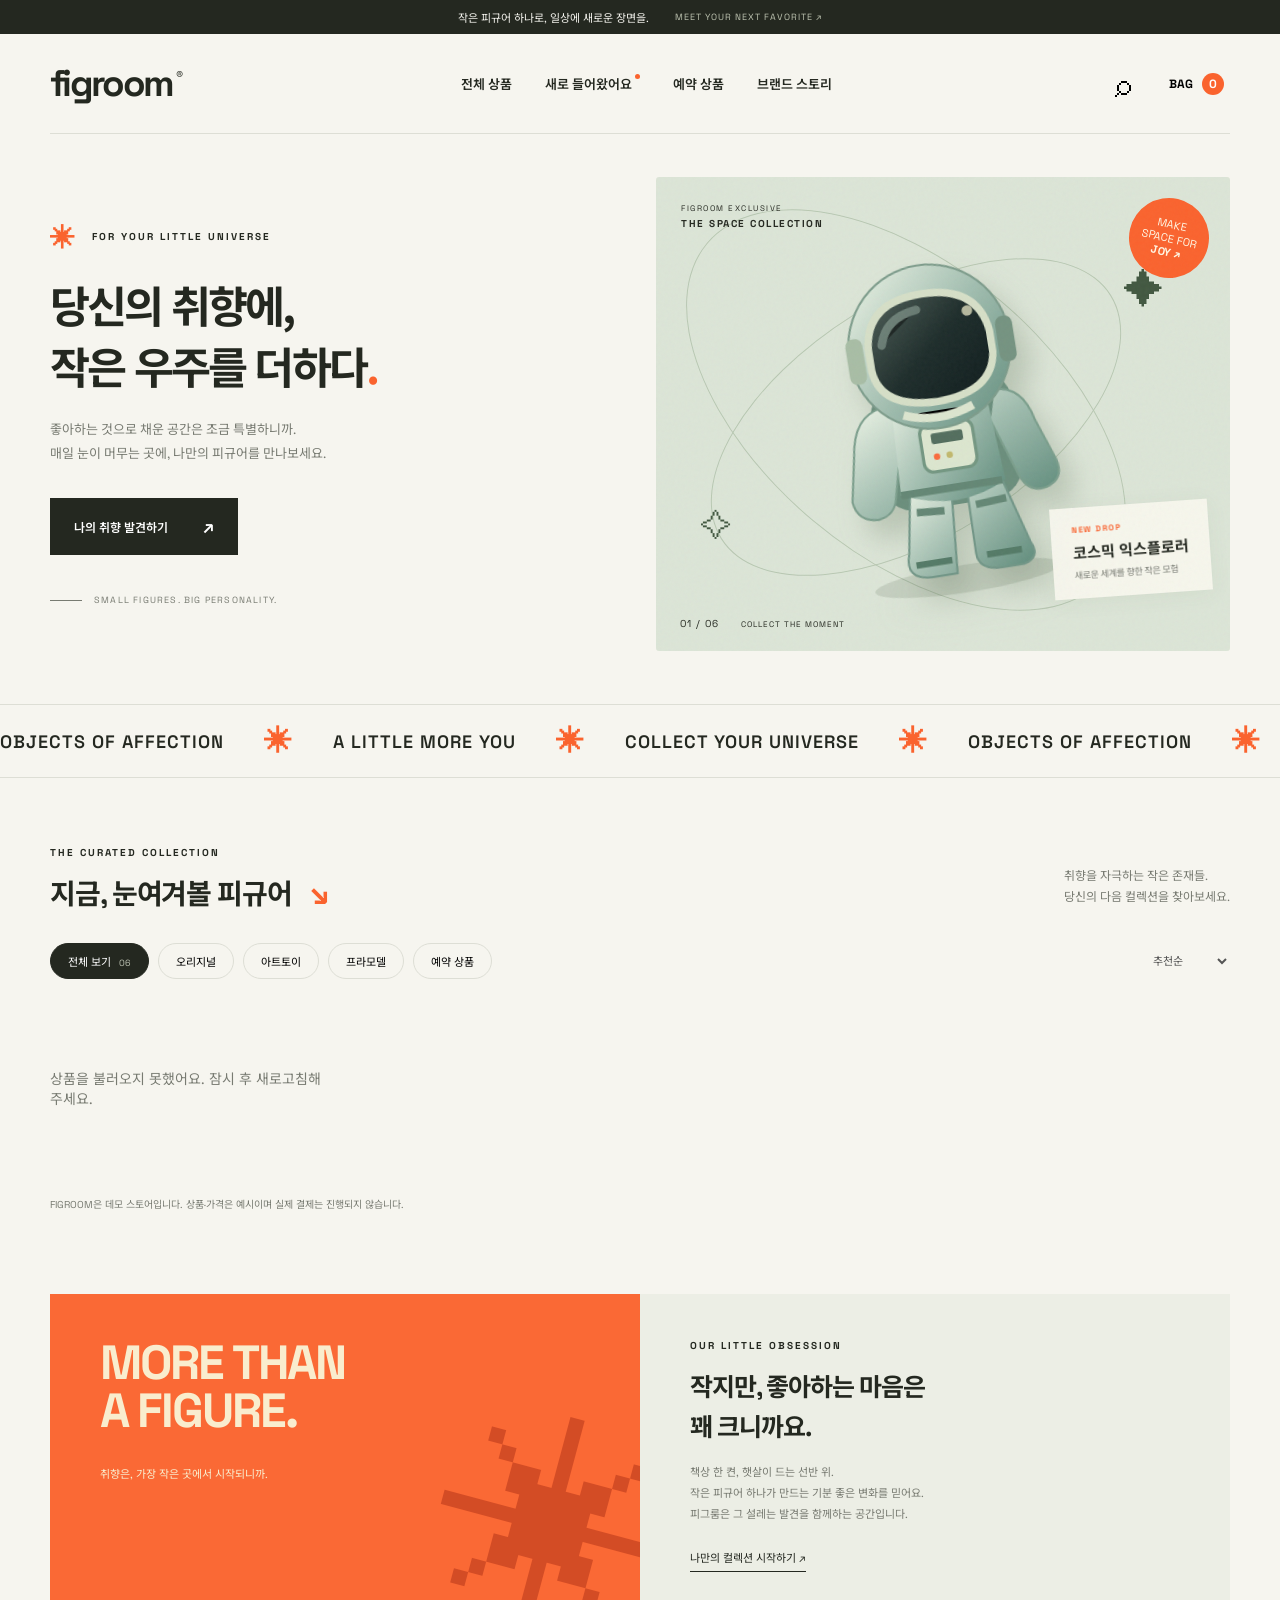
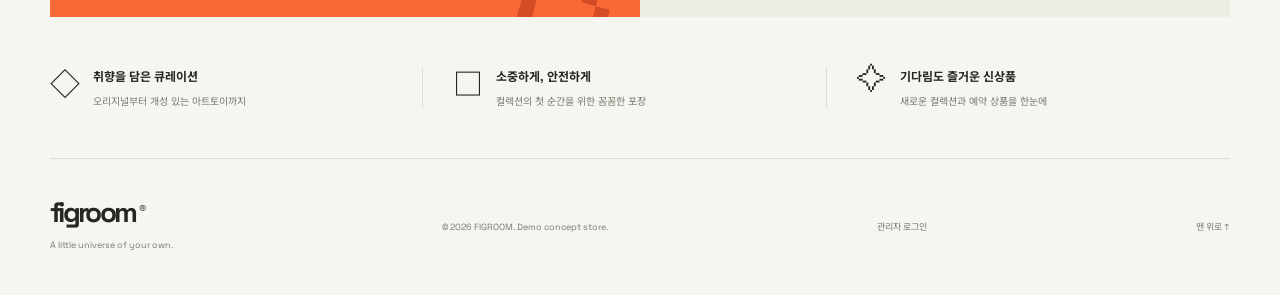
<file: browser/static/index.html>
<!doctype html>
<html lang="ko">
<head>
  <meta charset="UTF-8"><meta name="viewport" content="width=device-width, initial-scale=1">
  <meta name="theme-color" content="#f6f5ef"><meta name="description" content="취향이 모이는 작은 우주, FIGROOM. 오리지널 피규어와 아트토이를 발견하세요.">
  <title>FIGROOM — 취향이 모이는 작은 우주</title>
  <link rel="stylesheet" href="style.css"><script src="supabase-client.js" defer></script><script src="app.js" defer></script>
</head>
<body>
  <div class="announcement">작은 피규어 하나로, 일상에 새로운 장면을. <span>MEET YOUR NEXT FAVORITE ↗</span></div>
  <header class="header wrap">
    <a class="logo" href="#" aria-label="피그룸 홈">figroom<span>®</span></a>
    <nav aria-label="메인 메뉴"><a href="#collection">전체 상품</a><a href="#collection" data-nav="new">새로 들어왔어요 <i></i></a><a href="#collection" data-nav="preorder">예약 상품</a><a href="#story">브랜드 스토리</a></nav>
    <div class="header-actions"><button class="icon-button" id="search-toggle" aria-label="상품 검색">⌕</button><button class="bag-button" id="cart-open" aria-label="장바구니 열기">BAG <span id="cart-count">0</span></button></div>
  </header>
  <main>
    <section class="hero wrap">
      <div class="hero-copy"><div class="eyebrow"><span class="little-star">✳</span> FOR YOUR LITTLE UNIVERSE</div><h1>당신의 취향에,<br>작은 우주를 더하다<span>.</span></h1><p>좋아하는 것으로 채운 공간은 조금 특별하니까.<br>매일 눈이 머무는 곳에, 나만의 피규어를 만나보세요.</p><a class="button dark" href="#collection">나의 취향 발견하기 <span>↗</span></a><div class="hero-foot"><span class="line"></span> SMALL FIGURES. BIG PERSONALITY.</div></div>
      <div class="hero-art"><span class="orbit orbit-one"></span><span class="orbit orbit-two"></span><div class="art-label">FIGROOM EXCLUSIVE<br><b>THE SPACE COLLECTION</b></div><span class="floating-star star-one">✦</span><span class="floating-star star-two">✧</span><div id="hero-figure" class="hero-figure" role="img" aria-label="민트색 우주복을 입은 코스믹 익스플로러 피규어"></div><div class="edition">01 / 06 <span>COLLECT THE MOMENT</span></div><div class="hero-tag"><span>NEW DROP</span><b>코스믹 익스플로러</b><small>새로운 세계를 향한 작은 모험</small></div><div class="round-label">MAKE<br>SPACE FOR<br><b>JOY ↗</b></div></div>
    </section>
    <div class="ticker" aria-hidden="true"><div>OBJECTS OF AFFECTION <span>✳</span> A LITTLE MORE YOU <span>✳</span> COLLECT YOUR UNIVERSE <span>✳</span> OBJECTS OF AFFECTION <span>✳</span> A LITTLE MORE YOU <span>✳</span></div></div>
    <section class="collection wrap" id="collection"><div class="section-top"><div><div class="eyebrow">THE CURATED COLLECTION</div><h2>지금, 눈여겨볼 피규어<span>↘</span></h2></div><p>취향을 자극하는 작은 존재들.<br>당신의 다음 컬렉션을 찾아보세요.</p></div><div class="collection-controls"><div class="filters" role="group" aria-label="상품 카테고리"><button class="active" data-filter="전체">전체 보기 <span>06</span></button><button data-filter="오리지널">오리지널</button><button data-filter="아트토이">아트토이</button><button data-filter="프라모델">프라모델</button><button data-filter="예약">예약 상품</button></div><label class="sort-label"><span class="sr-only">상품 정렬</span><select id="sort"><option value="featured">추천순</option><option value="low">낮은 가격순</option><option value="high">높은 가격순</option></select></label></div><div id="search-panel" hidden><label for="search">어떤 피규어를 찾으세요?</label><input type="search" id="search" placeholder="상품명 또는 시리즈 검색" autocomplete="off"></div><div class="product-grid" id="products" aria-live="polite"><p>컬렉션을 불러오고 있습니다.</p></div><p class="demo-note">FIGROOM은 데모 스토어입니다. 상품·가격은 예시이며 실제 결제는 진행되지 않습니다.</p></section>
    <section class="story wrap" id="story"><div class="story-art"><span>✳</span><b>MORE THAN<br>A FIGURE.</b><small>취향은, 가장 작은 곳에서 시작되니까.</small></div><div class="story-copy"><div class="eyebrow">OUR LITTLE OBSESSION</div><h2>작지만, 좋아하는 마음은<br>꽤 크니까요.</h2><p>책상 한 켠, 햇살이 드는 선반 위.<br>작은 피규어 하나가 만드는 기분 좋은 변화를 믿어요.<br>피그룸은 그 설레는 발견을 함께하는 공간입니다.</p><a href="#collection">나만의 컬렉션 시작하기 ↗</a></div></section>
    <section class="benefits wrap"><div><span>◇</span><b>취향을 담은 큐레이션</b><p>오리지널부터 개성 있는 아트토이까지</p></div><div><span>□</span><b>소중하게, 안전하게</b><p>컬렉션의 첫 순간을 위한 꼼꼼한 포장</p></div><div><span>✧</span><b>기다림도 즐거운 신상품</b><p>새로운 컬렉션과 예약 상품을 한눈에</p></div></section>
  </main>
  <footer class="wrap"><div><a class="logo" href="#">figroom<span>®</span></a><p>A little universe of your own.</p></div><span>© 2026 FIGROOM. Demo concept store.</span><a href="admin.html">관리자 로그인</a><a href="#">맨 위로 ↑</a></footer>
  <dialog id="product-dialog" aria-labelledby="detail-title"><button class="close" data-close aria-label="닫기">×</button><div id="product-detail"></div></dialog>
  <dialog id="cart-dialog" aria-labelledby="cart-title"><button class="close" data-close aria-label="닫기">×</button><h2 id="cart-title">나의 장바구니</h2><div id="cart-items"></div><div class="cart-total">합계 <b id="cart-total"></b></div><p class="demo-note">데모 스토어로 실제 주문·결제는 지원하지 않습니다.</p><button class="button dark" data-close>계속 둘러보기 ↗</button></dialog>
  <div id="toast" role="status"></div>
</body>
</html>
</file>
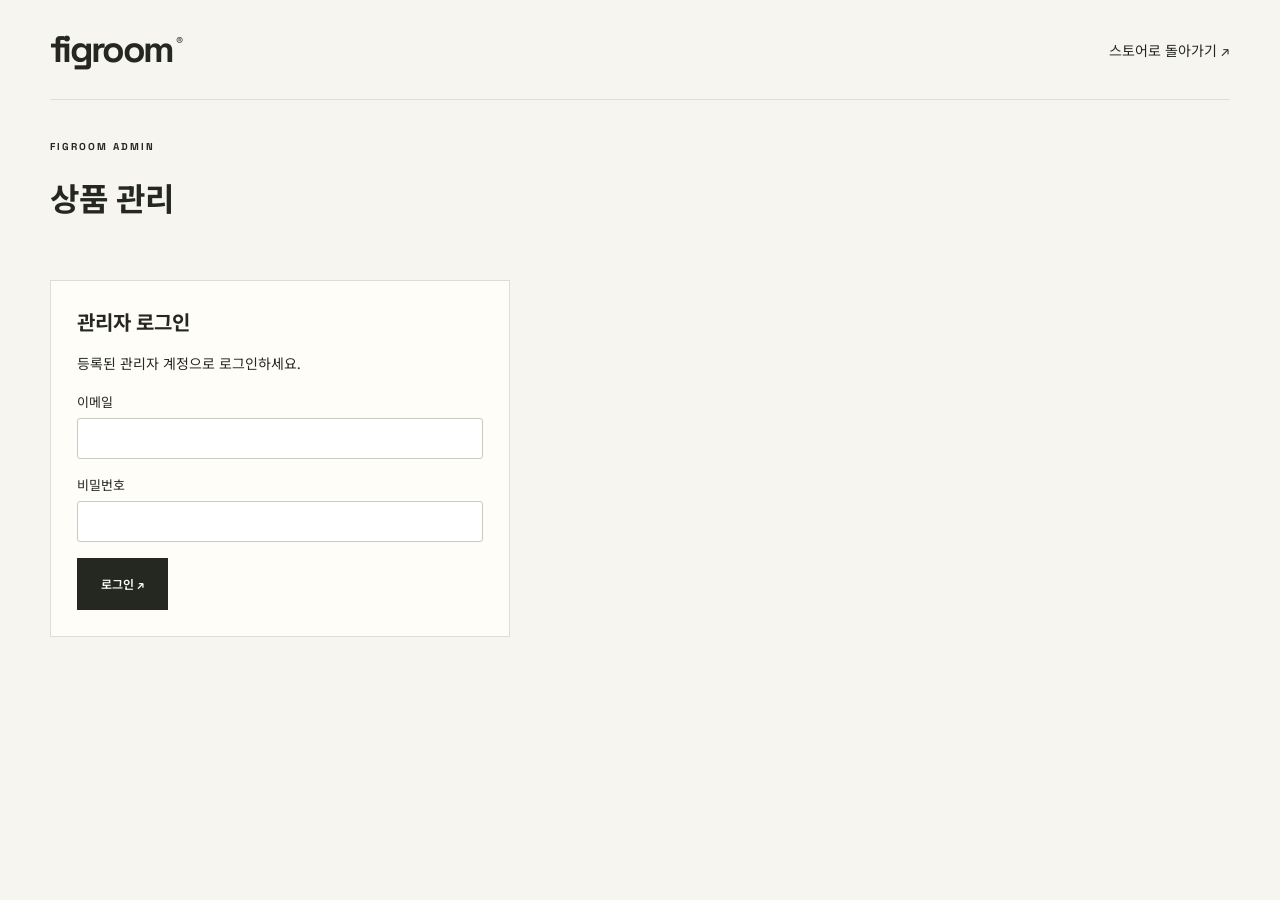
<file: browser/static/admin.html>
<!doctype html>
<html lang="ko">
<head>
  <meta charset="utf-8"><meta name="viewport" content="width=device-width,initial-scale=1">
  <meta name="robots" content="noindex,nofollow">
  <title>상품 관리 · FIGROOM</title>
  <link rel="stylesheet" href="style.css"><link rel="stylesheet" href="admin.css">
  <script src="supabase-client.js" defer></script><script src="admin.js" defer></script>
</head>
<body>
  <header class="header wrap"><a class="logo" href="index.html">figroom<span>®</span></a><a href="index.html">스토어로 돌아가기 ↗</a></header>
  <main class="wrap admin-main">
    <div class="eyebrow">FIGROOM ADMIN</div><h1>상품 관리</h1>
    <p id="message" role="status" aria-live="polite"></p>
    <section id="login-panel" class="admin-panel">
      <h2>관리자 로그인</h2><p>등록된 관리자 계정으로 로그인하세요.</p>
      <form id="login-form">
        <label>이메일<input id="email" type="email" autocomplete="username" required></label>
        <label>비밀번호<input id="password" type="password" autocomplete="current-password" required></label>
        <button class="button dark" type="submit">로그인 ↗</button>
      </form>
    </section>
    <section id="admin-panel" hidden>
      <div class="admin-toolbar"><span id="product-count"></span><div><button id="refresh" class="button">새로고침</button><button id="logout" class="button">로그아웃</button></div></div>
      <div id="seed-panel" class="admin-panel" hidden><p>아직 상품이 없습니다. 기존 데모 상품 6개를 한 번에 등록할 수 있어요.</p><button id="seed" class="button dark">기존 상품 6개 등록</button></div>
      <div class="admin-layout">
        <section class="admin-panel">
          <h2 id="form-title">새 상품 추가</h2>
          <form id="product-form">
            <label>상품명<input name="name" required maxlength="150"></label>
            <label>시리즈<input name="series" maxlength="150"></label>
            <label>카테고리<select name="category"><option>오리지널</option><option>아트토이</option><option>프라모델</option></select></label>
            <label>가격 (원)<input name="price" type="number" min="0" max="2147483647" step="1" required></label>
            <label>크기·스케일<input name="scale" maxlength="150"></label>
            <label>설명<textarea name="description" rows="4" maxlength="5000"></textarea></label>
            <label>배지<select name="badge"><option value="">없음</option><option>BEST</option><option>NEW</option><option>PRE-ORDER</option></select></label>
            <label>기본 일러스트<select name="kind"><option value="astronaut">우주인</option><option value="forest">숲의 수호자</option><option value="cat">고양이</option><option value="robot">로봇</option></select></label>
            <label>배경색<select name="color"><option value="mint">민트</option><option value="yellow">노랑</option><option value="purple">보라</option><option value="pink">분홍</option><option value="blue">파랑</option></select></label>
            <label>이미지 URL (선택)<input name="image_url" type="url" placeholder="https://..."></label>
            <label>이미지 업로드 (선택)<input id="image-file" type="file" accept="image/jpeg,image/png,image/webp"></label>
            <p class="admin-hint">JPG·PNG·WebP, 최대 5MB. 이미지를 지정하지 않으면 기본 일러스트를 사용합니다.</p>
            <label class="check-label"><input name="is_published" type="checkbox"> 스토어에 공개</label>
            <label class="check-label"><input name="is_sold_out" type="checkbox"> 품절</label>
            <div class="admin-actions"><button class="button dark" type="submit">저장</button><button id="cancel-edit" class="button" type="button">새 상품 작성</button></div>
          </form>
        </section>
        <section class="admin-panel"><h2>등록된 상품</h2><div id="product-list"></div></section>
      </div>
    </section>
  </main>
</body>
</html>
</file>
<file: browser/static/style.css>
@import url('https://fonts.googleapis.com/css2?family=Noto+Sans+KR:wght@400;500;600;700;800;900&family=Space+Grotesk:wght@400;500;600;700&display=swap');
.product-photo{width:100%;height:100%;object-fit:contain}.product-image:has(.product-photo){padding:12px}.detail-art .product-photo{display:block;margin:auto}.add:disabled,.button:disabled{cursor:not-allowed;opacity:.45}
:root{--bg:#f6f5ef;--ink:#242820;--muted:#787b72;--orange:#fa632e;--line:#ddded5}*{box-sizing:border-box}html{scroll-behavior:smooth;scroll-padding-top:25px}body{margin:0;background:var(--bg);color:var(--ink);font-family:'Space Grotesk','Noto Sans KR',sans-serif;font-size:14px}button,input,select{font:inherit}button,a,input,select{-webkit-tap-highlight-color:transparent}button,a{touch-action:manipulation}a{color:inherit;text-decoration:none}button{cursor:pointer}button:focus-visible,a:focus-visible,input:focus-visible,select:focus-visible{outline:3px solid var(--orange);outline-offset:5px}.wrap{max-width:1320px;width:calc(100% - 100px);margin:auto}.announcement{height:34px;background:var(--ink);color:#f6f5ef;text-align:center;font-size:11px;display:flex;align-items:center;justify-content:center;gap:26px}.announcement span{color:#bec4b1;font-size:9px;letter-spacing:1px}.header{height:100px;display:flex;align-items:center;justify-content:space-between;border-bottom:1px solid var(--line)}.logo{font-weight:700;font-size:37px;letter-spacing:-2.7px}.logo span{font-size:14px;vertical-align:top;display:inline-block;margin:7px 0 0 4px;letter-spacing:0}nav{display:flex;gap:33px;font-size:13px;font-weight:600}nav a:hover{color:var(--orange)}nav i{display:inline-block;width:5px;height:5px;border-radius:50%;background:var(--orange);vertical-align:top}.header-actions{display:flex;align-items:center;gap:26px}.icon-button{border:0;background:none;font-size:32px}.bag-button{border:0;background:none;font-size:12px;font-weight:700}.bag-button span{display:inline-grid;place-items:center;background:var(--orange);color:white;width:22px;height:22px;border-radius:50%;margin-left:6px}.hero{display:grid;grid-template-columns:1fr 1fr;min-height:570px;align-items:center;gap:32px;padding:38px 0 48px}.eyebrow{font-size:10px;font-weight:700;letter-spacing:2px}.little-star{font-size:25px;color:var(--orange);vertical-align:middle;margin-right:10px}.hero h1{font-family:'Noto Sans KR',sans-serif;font-size:clamp(32px,3.4vw,49px);letter-spacing:-2.8px;line-height:1.4;margin:21px 0}.hero h1>span{color:var(--orange)}.hero p{color:var(--muted);font-size:13px;line-height:1.9;margin:0 0 31px}.button{display:inline-flex;align-items:center;justify-content:space-between;gap:35px;padding:17px 24px;border:0;font-size:12px;font-weight:600}.dark{background:var(--ink);color:white}.dark:hover{background:var(--orange)}.button span{font-size:18px}.hero-foot{display:flex;align-items:center;gap:12px;margin-top:39px;font-size:9px;color:var(--muted);letter-spacing:1.2px}.line{width:32px;height:1px;background:var(--muted)}.hero-art{height:474px;background:#dce5d7;border-radius:3px;position:relative;overflow:hidden;isolation:isolate}.hero-art:after{content:'';position:absolute;inset:0;opacity:.18;background-image:url("data:image/svg+xml,%3Csvg viewBox='0 0 180 180' xmlns='http://www.w3.org/2000/svg'%3E%3Cfilter id='n'%3E%3CfeTurbulence type='fractalNoise' baseFrequency='.8' numOctaves='3' stitchTiles='stitch'/%3E%3C/filter%3E%3Cpath fill='%23666' filter='url(%23n)' opacity='.22' d='M0 0h180v180H0z'/%3E%3C/svg%3E");pointer-events:none;z-index:4}.art-label{position:absolute;left:25px;top:24px;font-size:8px;line-height:1.8;letter-spacing:1.5px}.art-label b{font-size:10px}.orbit{position:absolute;width:460px;height:240px;border:1px solid #b8c8b2;border-radius:50%;top:120px;left:30px;transform:rotate(-32deg)}.orbit-two{transform:rotate(40deg);width:520px;height:290px;left:-10px;top:88px}.hero-figure{position:absolute;width:320px;height:385px;left:50%;top:51%;transform:translate(-50%,-50%) rotate(-9deg);filter:drop-shadow(12px 20px 14px #72836c55);z-index:2}.hero-figure svg{height:100%;width:100%}.floating-star{position:absolute;color:#425841}.star-one{top:88px;right:66px;font-size:40px}.star-two{left:45px;bottom:105px;font-size:31px}.edition{position:absolute;left:24px;bottom:21px;font-size:10px;letter-spacing:1px}.edition span{margin-left:18px;font-size:8px}.hero-tag{position:absolute;right:20px;bottom:56px;z-index:3;background:#f9f8efe8;box-shadow:0 3px 20px #465a3710;backdrop-filter:blur(8px);padding:17px 21px;transform:rotate(-4deg)}.hero-tag span{display:block;color:var(--orange);font-size:8px;font-weight:700;letter-spacing:1.5px;margin-bottom:7px}.hero-tag b{display:block;font-size:15px}.hero-tag small{display:block;font-size:9px;margin-top:6px;color:var(--muted)}.round-label{position:absolute;right:21px;top:21px;display:grid;align-content:center;text-align:center;transform:rotate(13deg);border-radius:50%;width:80px;height:80px;background:var(--orange);color:#fff8e5;font-size:11px;line-height:1.3}.ticker{overflow:hidden;border-block:1px solid var(--line);padding:18px 0}.ticker div{display:flex;justify-content:center;align-items:center;gap:40px;width:max-content;min-width:100%;font-size:18px;font-weight:600;letter-spacing:1px}.ticker span{color:var(--orange);font-size:28px}.collection{padding:68px 0 45px}.section-top{display:flex;justify-content:space-between;align-items:end}.section-top h2{font-size:28px;letter-spacing:-1.1px;margin:13px 0 0}.section-top h2 span{display:inline-block;margin-left:18px;font-size:31px;color:var(--orange)}.section-top p{color:var(--muted);font-size:12px;line-height:1.8;margin:0 0 4px}.collection-controls{display:flex;justify-content:space-between;align-items:center;margin:30px 0 25px;gap:15px}.filters{display:flex;gap:9px;flex-wrap:wrap}.filters button{border:1px solid var(--line);background:transparent;border-radius:30px;padding:9px 17px;font-size:11px}.filters button.active{background:var(--ink);border-color:var(--ink);color:#fff}.filters button span{font-size:9px;margin-left:5px;color:#c0c6b6}.sort-label select{background:transparent;border:0;font-size:11px;padding:8px;color:#555}.product-grid{display:grid;grid-template-columns:repeat(4,1fr);gap:30px 20px}.product-card{position:relative;min-width:0}.product-image{position:relative;aspect-ratio:1/1.12;border:0;width:100%;padding:25px;background:#e4e9df;display:block;overflow:hidden;transition:background .3s}.product-image svg{width:100%;height:100%;transition:transform .4s;filter:drop-shadow(5px 10px 5px #29332322)}.product-image:hover svg{transform:translateY(-6px) rotate(-4deg)}.mint{background:#e2e9df}.yellow{background:#eee8ce}.purple{background:#e3dfea}.pink{background:#f0e1dd}.blue{background:#dfe7ea}.badge{position:absolute;top:15px;left:15px;font-size:8px;font-weight:700;letter-spacing:.6px;background:#f9f8f0;padding:5px 8px;z-index:1}.badge.preorder{color:#fff;background:#6c6f60}.add{position:absolute;bottom:90px;right:12px;width:31px;height:31px;border:0;border-radius:50%;background:#f9f8f2;font-size:21px}.add:hover{background:var(--orange);color:white}.series{font-size:8px;letter-spacing:1.2px;color:var(--muted);margin:17px 0 7px}.product-card h3{font-size:13px;font-weight:600;margin:0 0 9px}.price{font-size:13px;font-weight:600;margin:0}.price span{font-size:10px;margin-left:2px}.demo-note{font-size:10px;color:var(--muted);line-height:1.8;margin-top:24px}.story{display:grid;grid-template-columns:1fr 1fr;margin-top:25px;background:#eceee5}.story-art{background:#fa6935;padding:45px 50px;position:relative;overflow:hidden;color:#f9edce}.story-art>span{position:absolute;font-size:235px;line-height:1;right:-30px;bottom:-42px;transform:rotate(15deg);color:#d34c25}.story-art b{position:relative;font-size:48px;line-height:1;letter-spacing:-2px}.story-art small{display:block;margin-top:30px;position:relative;font-size:11px}.story-copy{padding:45px 50px}.story-copy h2{font-size:25px;letter-spacing:-1px;line-height:1.6;margin:15px 0}.story-copy p{font-size:11px;line-height:1.9;color:var(--muted)}.story-copy a{display:inline-block;border-bottom:1px solid var(--ink);font-size:11px;padding-bottom:6px;margin-top:13px}.benefits{display:grid;grid-template-columns:repeat(3,1fr);padding:50px 0;gap:30px}.benefits>div{position:relative;padding-left:43px;border-right:1px solid var(--line)}.benefits>div:last-child{border:0}.benefits span{position:absolute;left:0;top:-7px;font-size:30px}.benefits b{font-size:12px}.benefits p{font-size:10px;color:var(--muted);margin:8px 0 0}footer{border-top:1px solid var(--line);display:flex;justify-content:space-between;align-items:center;padding:35px 0}footer .logo{font-size:28px}footer p,footer>span,footer>a{font-size:9px;color:var(--muted)}dialog{border:0;background:var(--bg);padding:40px;width:min(620px,calc(100% - 32px));max-height:85vh;color:var(--ink)}dialog::backdrop{background:#20251dbc;backdrop-filter:blur(4px)}.close{position:absolute;right:13px;top:8px;background:none;border:0;font-size:28px}.detail-art{height:280px;text-align:center}.detail-art svg{height:100%;max-width:100%}.detail-copy{padding-top:10px}.detail-copy h2{font-size:23px}.detail-copy .button{margin-top:20px;width:100%}.cart-row{display:flex;align-items:center;justify-content:space-between;gap:12px;border-bottom:1px solid var(--line);padding:16px 0;font-size:12px}.cart-row small{display:block;color:var(--muted);margin-top:8px}.quantity{display:flex;align-items:center;gap:12px}.quantity button{border:1px solid var(--line);background:none;padding:5px 9px}.cart-total{display:flex;justify-content:space-between;padding:22px 0}.empty{padding:50px 0;color:var(--muted)}#toast{position:fixed;bottom:28px;left:50%;transform:translate(-50%,20px);background:var(--ink);color:white;padding:14px 24px;font-size:12px;opacity:0;transition:.25s;pointer-events:none;z-index:10}#toast.visible{opacity:1;transform:translate(-50%,0)}#search-panel{margin-bottom:25px}#search-panel label{font-size:12px;margin-right:15px}#search{border:1px solid var(--line);padding:12px;background:#fffdfa;width:min(350px,100%)}.sr-only{position:absolute;width:1px;height:1px;padding:0;overflow:hidden;clip:rect(0,0,0,0);white-space:nowrap}@media(prefers-reduced-motion:reduce){html{scroll-behavior:auto}*,*:before,*:after{transition:none!important}}@media(max-width:1000px){.wrap{width:calc(100% - 48px)}nav{gap:18px;font-size:11px}.hero{gap:20px}.hero-art{height:430px}.hero-figure{width:280px}.hero h1{font-size:34px}.hero-tag{right:12px}.product-grid{gap:25px 15px}.story-copy,.story-art{padding:35px}.story-art b{font-size:42px}.benefits{gap:15px}}@media(max-width:720px){.wrap{width:calc(100% - 36px)}.announcement{font-size:9px;height:30px}.announcement span{display:none}.header{height:78px}.logo{font-size:32px}nav{display:none}.header-actions{gap:15px}.hero{grid-template-columns:1fr;padding-top:32px;gap:28px}.hero h1{font-size:39px}.hero-copy p{font-size:12px}.hero-foot{display:none}.hero-art{height:440px}.hero-figure{width:310px}.hero-copy .eyebrow{font-size:9px}.ticker{padding:13px 0}.ticker div{font-size:14px;gap:25px}.ticker span{font-size:22px}.collection{padding-top:43px}.section-top h2{font-size:23px}.section-top p{display:none}.collection-controls{align-items:flex-start;margin-top:24px}.filters{gap:6px}.filters button{padding:8px 11px;font-size:10px}.sort-label select{max-width:79px}.product-grid{grid-template-columns:repeat(2,1fr);gap:26px 14px}.product-image{padding:16px}.add{bottom:90px}.product-card h3{font-size:11px}.series{font-size:7px}.story{grid-template-columns:1fr}.story-art{min-height:235px}.story-art b{font-size:45px}.story-copy{padding:32px}.benefits{grid-template-columns:1fr;padding:35px 0;gap:26px}.benefits>div{border:0}footer{flex-wrap:wrap;gap:20px}footer>span{order:3;width:100%}.hero-tag{bottom:54px}.section-top h2 span{margin-left:10px}#search-panel label{display:block;margin-bottom:10px}}
</file>
<file: browser/static/admin.css>
.admin-main{padding:40px 0 70px;max-width:1200px}.admin-main h1{font-size:32px}.admin-main h2{font-size:20px;margin-top:0}.admin-panel{padding:26px;background:#fffdf8;border:1px solid var(--line);margin-bottom:24px}.admin-panel p{line-height:1.8}#login-panel{max-width:460px}.admin-main label{display:block;font-size:13px;margin-bottom:16px}.admin-main input:not([type=checkbox]),.admin-main textarea,.admin-main select{display:block;width:100%;padding:11px;margin-top:7px;background:white;border:1px solid #c8cbbf;border-radius:3px;font:inherit}.admin-main textarea{resize:vertical}.admin-main .check-label{display:flex;gap:10px;align-items:center}.admin-toolbar,.admin-actions{display:flex;align-items:center;justify-content:space-between;gap:10px;margin-bottom:20px}.admin-layout{display:grid;grid-template-columns: minmax(280px,1fr) minmax(300px,1.2fr);gap:24px}.admin-row{padding:18px 0;border-bottom:1px solid var(--line)}.admin-row h3{margin:0 0 8px;font-size:16px;overflow-wrap:anywhere}.admin-row p{margin:0 0 12px;font-size:12px;color:#62665a}.admin-row button{border:1px solid var(--line);background:transparent;padding:8px 14px;margin-right:8px}.admin-row button[data-delete]{color:#a32a22}.admin-hint{font-size:12px;color:#646b5a}#message{padding:12px 0;white-space:pre-line;overflow-wrap:anywhere}#message.error{color:#a32a22}button:disabled{opacity:.5;cursor:wait}[hidden]{display:none!important}@media(max-width:800px){.admin-layout{grid-template-columns:1fr}.admin-toolbar{align-items:flex-start;flex-wrap:wrap}.admin-panel{padding:20px}.admin-main{padding-top:25px}}
</file>
